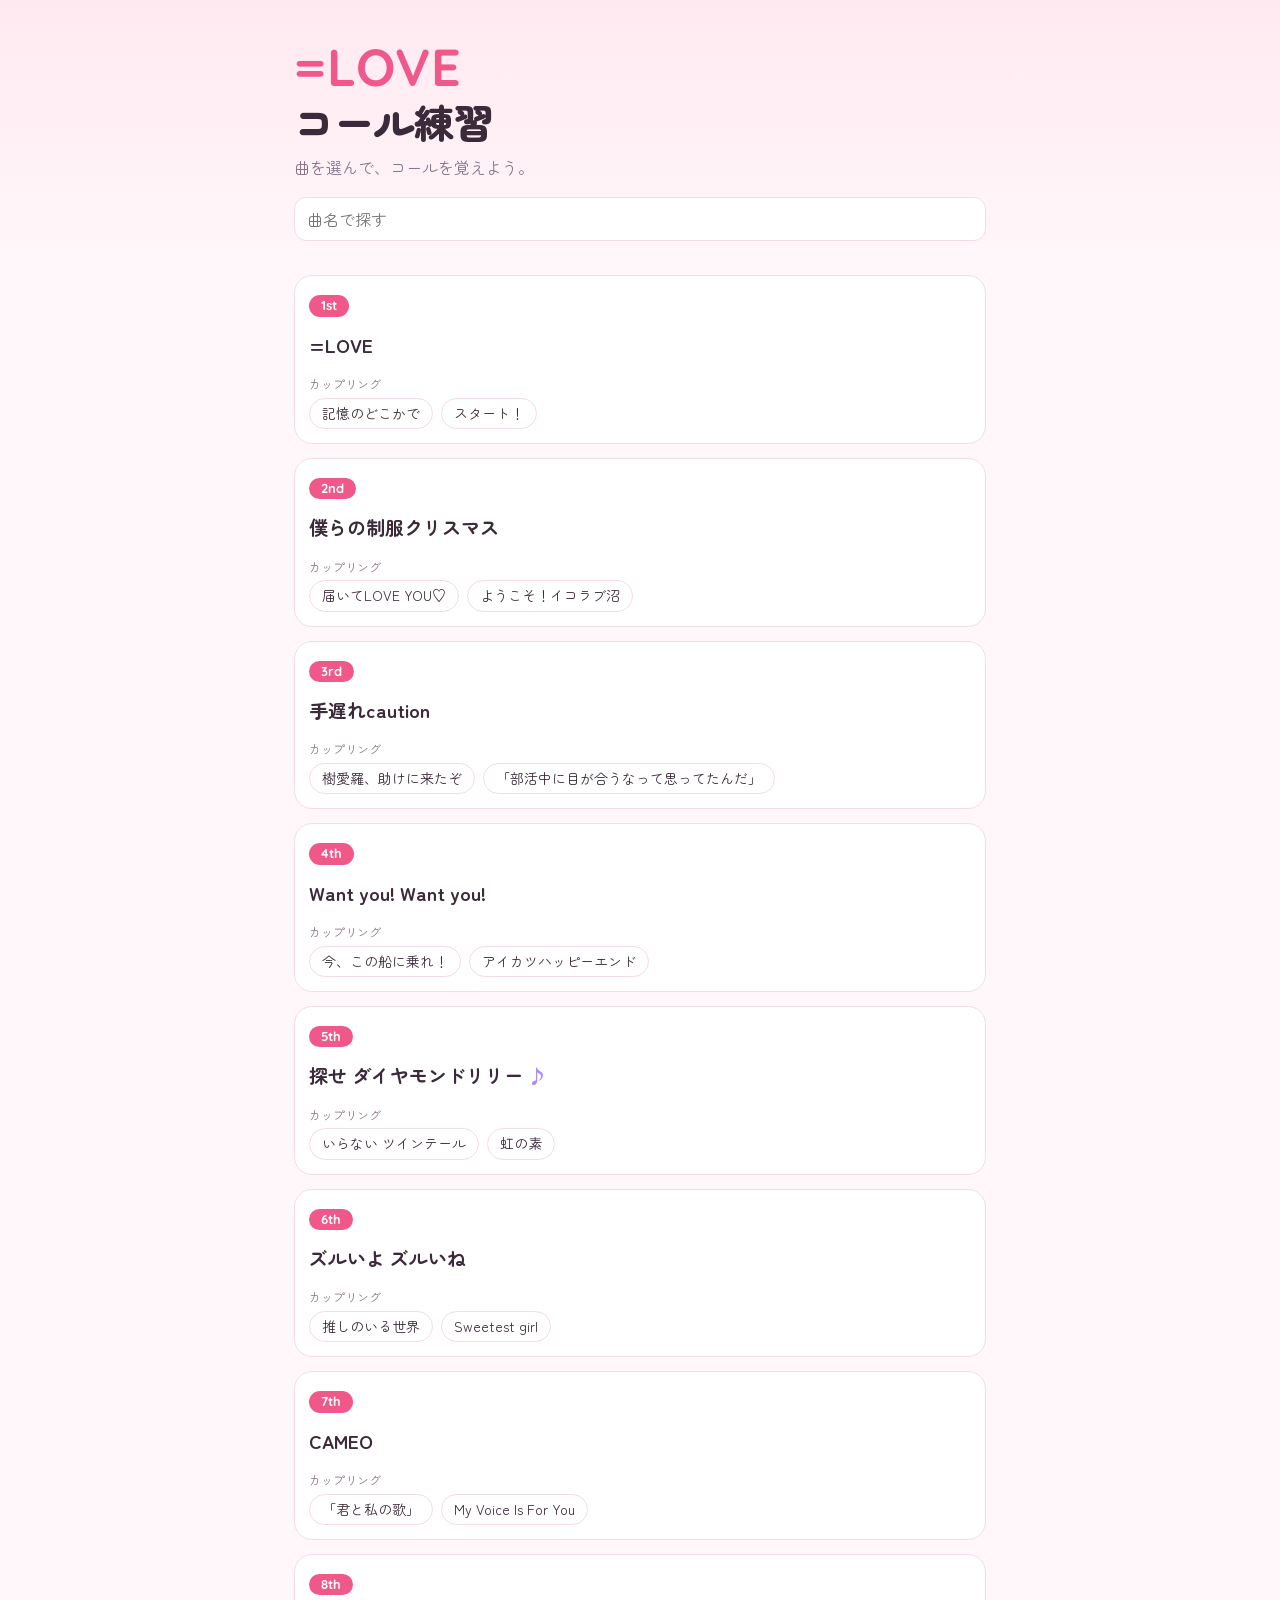
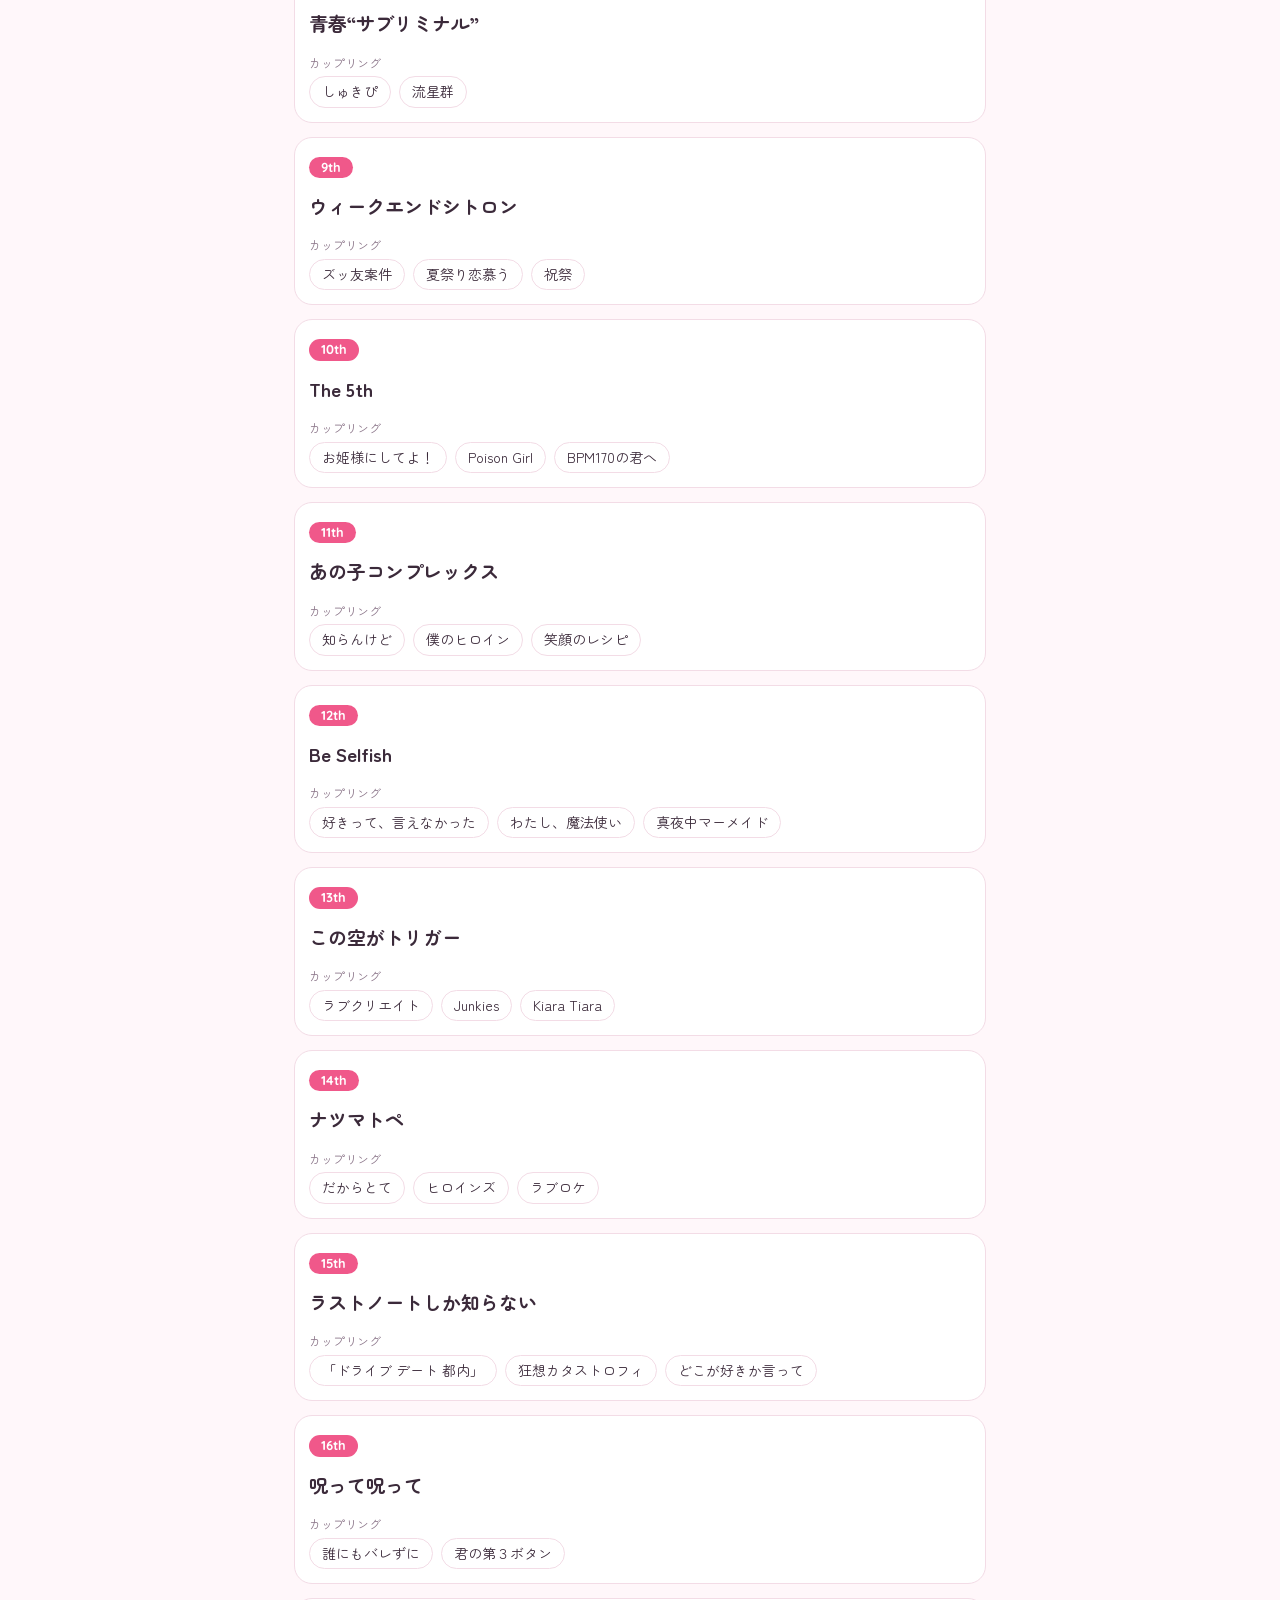
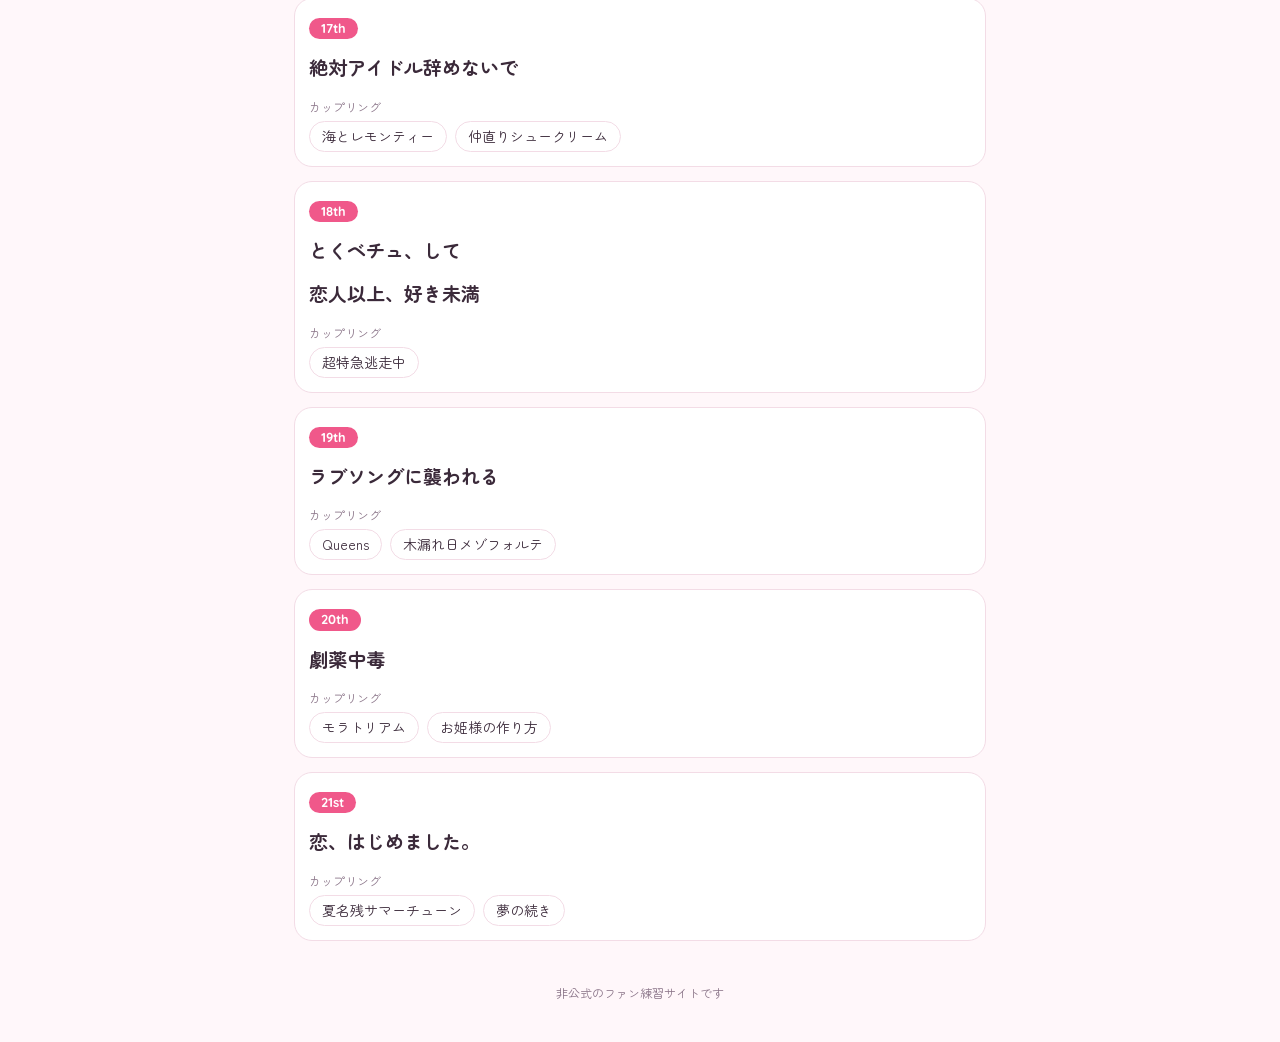
<file: index.html>
<!doctype html>
<html lang="ja">
<head>
<meta charset="utf-8">
<meta name="viewport" content="width=device-width, initial-scale=1">
<title>=LOVE コール練習</title>
<link rel="preconnect" href="https://fonts.googleapis.com">
<link rel="preconnect" href="https://fonts.gstatic.com" crossorigin>
<link href="https://fonts.googleapis.com/css2?family=Quicksand:wght@700&family=Zen+Maru+Gothic:wght@500;700;900&display=swap" rel="stylesheet">
<link rel="stylesheet" href="style.css">
</head>
<body>
<header class="hero"><div class="wrap">
  <h1><span class="eq">=LOVE</span><br>コール練習</h1>
  <p>曲を選んで、コールを覚えよう。</p>
  <input id="q" type="search" placeholder="曲名で探す" aria-label="曲名で探す">
</div></header>
<main class="wrap" id="list"></main>
<footer>非公式のファン練習サイトです</footer>
<script src="songs.js"></script>
<script>
var list = document.getElementById("list"), links = [], cards = [];
function link(cls, s){
  var a = document.createElement("a");
  a.className = cls + (SONG_DATA[s.id] ? " ready" : "");
  a.href = "song.html?id=" + s.id; a.textContent = s.title;
  a.dataset.t = s.title.toLowerCase(); links.push(a); return a;
}
SINGLES.forEach(function(sg){
  var card = document.createElement("section"); card.className = "single";
  var no = document.createElement("span"); no.className = "no"; no.textContent = sg.no + "th";
  if(sg.no===1) no.textContent="1st"; if(sg.no===2) no.textContent="2nd"; if(sg.no===3) no.textContent="3rd"; if(sg.no===21) no.textContent="21st";
  card.appendChild(no);
  ALL.filter(function(s){return s.no===sg.no && s.kind==="main"}).forEach(function(s){ card.appendChild(link("main", s)); });
  var lab = document.createElement("div"); lab.className = "lab"; lab.textContent = "カップリング"; card.appendChild(lab);
  var chips = document.createElement("div"); chips.className = "chips";
  ALL.filter(function(s){return s.no===sg.no && s.kind==="sub"}).forEach(function(s){ chips.appendChild(link("chip", s)); });
  card.appendChild(chips); list.appendChild(card); cards.push(card);
});
document.getElementById("q").oninput = function(e){
  var q = e.target.value.trim().toLowerCase();
  links.forEach(function(a){ a.hidden = q && a.dataset.t.indexOf(q) < 0; });
  cards.forEach(function(c){
    c.hidden = !Array.prototype.some.call(c.querySelectorAll("a"), function(a){return !a.hidden});
    c.querySelector(".lab").hidden = !c.querySelectorAll(".chip:not([hidden])").length;
  });
};
</script>
</body>
</html>
</file>
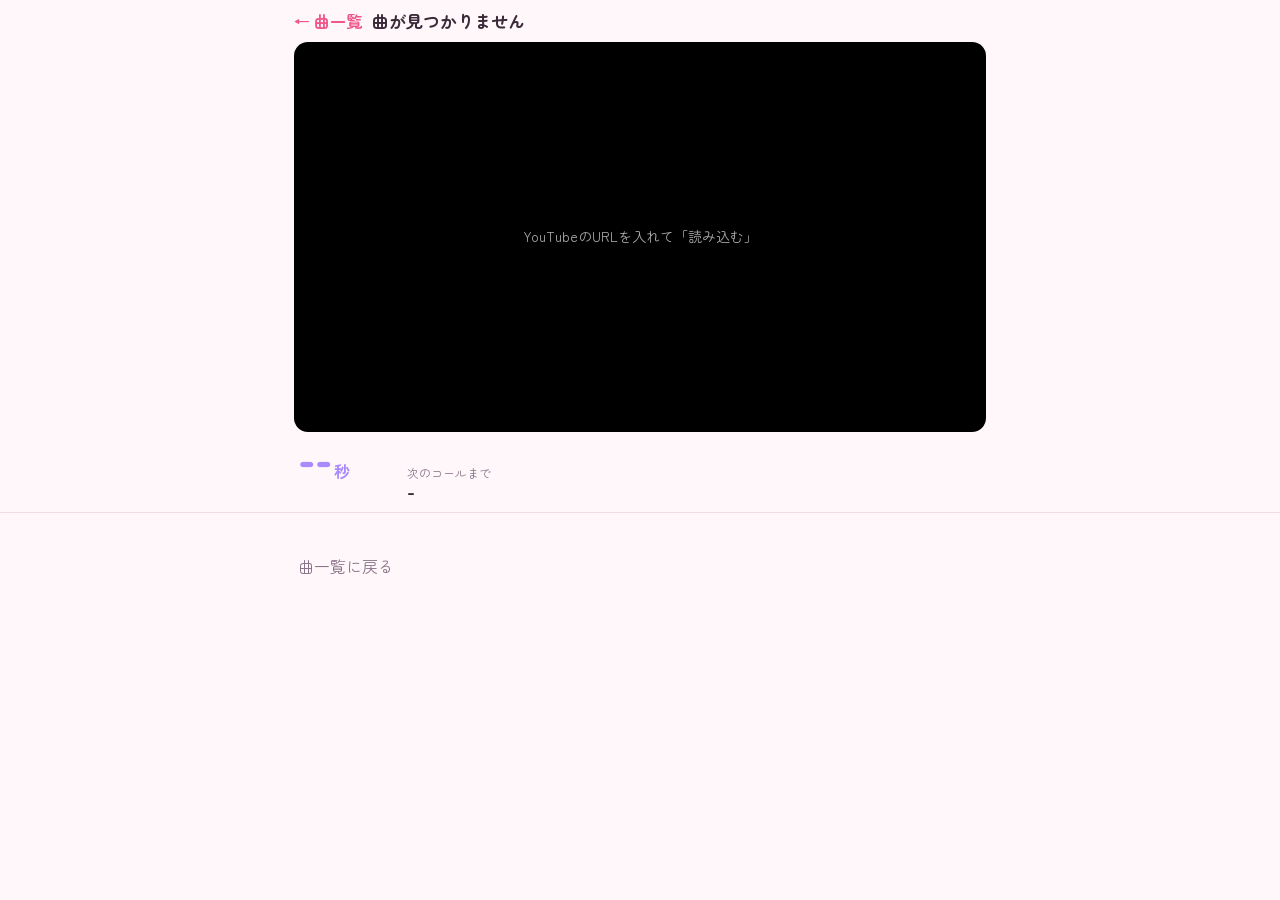
<file: song.html>
<!doctype html>
<html lang="ja">
<head>
<meta charset="utf-8">
<meta name="viewport" content="width=device-width, initial-scale=1">
<title>コール練習</title>
<link rel="preconnect" href="https://fonts.googleapis.com">
<link rel="preconnect" href="https://fonts.gstatic.com" crossorigin>
<link href="https://fonts.googleapis.com/css2?family=Quicksand:wght@700&family=Zen+Maru+Gothic:wght@500;700;900&display=swap" rel="stylesheet">
<link rel="stylesheet" href="style.css">
</head>
<body>
<div class="top"><div class="wrap">
  <div class="head"><a href="index.html">← 曲一覧</a><h1 id="title"></h1></div>
  <div class="video"><div id="player">YouTubeのURLを入れて「読み込む」</div></div>
  <div class="count" id="count">
    <div class="num" id="num">--<small>秒</small></div>
    <div><div class="l">次のコールまで</div><div class="nx" id="nx">-</div></div>
  </div>
</div></div>

<main class="wrap">
  <div class="bar">
    <input type="text" id="url" placeholder="YouTubeのURL" aria-label="YouTubeのURL">
    <button id="load">読み込む</button>
  </div>
  <div class="bar seek">
    <input type="text" id="sec" placeholder="1:23 or 83" aria-label="ジャンプ先の秒数" inputmode="decimal">
    <button id="go">ジャンプ</button>
    <button data-d="-5">-5秒</button>
    <button data-d="5">+5秒</button>
    <select id="rate" aria-label="再生速度"><option value="0.5">0.5x</option><option value="0.75">0.75x</option><option value="1" selected>1x</option><option value="1.25">1.25x</option></select>
  </div>
  <ul id="lines"></ul>
  <details>
    <summary>歌詞・コールを編集する</summary>
    <p>1行に「秒数|歌詞|コール」。コールがない行は最後を空に。「#」で始まる行はメモ。この端末のブラウザに保存されます（全員に公開するなら songs.js に書いてね）。</p>
    <textarea id="data" spellcheck="false" aria-label="歌詞データ"></textarea>
    <div class="bar"><button id="apply">反映する</button></div>
  </details>
  <nav class="pn" id="pn"></nav>
</main>

<script src="songs.js"></script>
<script>
var $ = function(s){return document.querySelector(s)};
var id = new URLSearchParams(location.search).get("id"), idx = findIndex(id), song = ALL[idx];
var player = null, data = [], items = [], lastCur = -2, pendingId = null;
function store(k, v){ try{ if(v===undefined) return localStorage.getItem(k); localStorage.setItem(k, v); }catch(e){ return null; } }
function parseTime(s){ s = String(s).trim(); if(s.indexOf(":")>-1) return s.split(":").map(Number).reduce(function(a,b){return a*60+b},0); return parseFloat(s); }
function fmt(t){ var m = Math.floor(t/60), s = Math.floor(t%60); return m + ":" + (s<10?"0":"") + s; }
function parseData(txt){
  return txt.split("\n").map(function(l){return l.trim()}).filter(function(l){return l && l[0] !== "#"})
    .map(function(l){ var p = l.split("|"); return {t:parseTime(p[0]), lyric:(p[1]||"").trim(), call:(p[2]||"").trim()}; })
    .filter(function(x){return !isNaN(x.t)}).sort(function(a,b){return a.t-b.t});
}
function render(){
  var ul = $("#lines"); ul.innerHTML = ""; items = []; lastCur = -2;
  if(!data.length){ ul.innerHTML = '<li class="empty">この曲の歌詞・コールはまだ入っていません。下の「編集する」から追加できます。</li>'; return; }
  data.forEach(function(d){
    var li = document.createElement("li"), b = document.createElement("button");
    b.innerHTML = '<span class="t"></span><span><span class="ly"></span><span class="c"></span></span>';
    b.querySelector(".t").textContent = fmt(d.t); b.querySelector(".ly").textContent = d.lyric; b.querySelector(".c").textContent = d.call;
    b.onclick = function(){ seek(d.t); }; li.appendChild(b); ul.appendChild(li); items.push(li);
  });
}
function videoId(s){ var m = s.match(/(?:v=|youtu\.be\/|embed\/|shorts\/|live\/)([\w-]{11})/); if(m) return m[1]; return /^[\w-]{11}$/.test(s.trim()) ? s.trim() : null; }
function loadVideo(v){
  if(!v){ alert("YouTubeのURLを確認してください"); return; }
  store("call-video-"+id, v);
  if(player && player.loadVideoById){ player.loadVideoById(v); return; }
  pendingId = v; if(window.YT && YT.Player) makePlayer();
}
function makePlayer(){ $(".video").innerHTML = '<div id="player"></div>'; player = new YT.Player("player", {videoId: pendingId, playerVars:{playsinline:1, rel:0}}); }
window.onYouTubeIframeAPIReady = function(){ if(pendingId) makePlayer(); };
function ok(){ return player && player.getCurrentTime; }
function seek(t){ if(ok()){ player.seekTo(Math.max(0,t), true); player.playVideo(); } }
function tick(){
  if(!ok()) return;
  var cur = player.getCurrentTime(), rate = player.getPlaybackRate ? player.getPlaybackRate() : 1, ci = -1, nx = null, i;
  for(i=0;i<data.length;i++){ if(data[i].t <= cur) ci = i; }
  for(i=0;i<data.length;i++){ if(data[i].call && data[i].t > cur){ nx = data[i]; break; } }
  if(ci !== lastCur){
    items.forEach(function(li,j){ li.classList.toggle("cur", j===ci); });
    if(items[ci]) items[ci].scrollIntoView({block:"center", behavior: matchMedia("(prefers-reduced-motion:reduce)").matches ? "auto" : "smooth"});
    lastCur = ci;
  }
  if(nx){ var left = (nx.t - cur)/rate; $("#num").innerHTML = left.toFixed(1) + "<small>秒</small>"; $("#nx").textContent = nx.call; $("#count").classList.toggle("soon", left <= 3); }
  else { $("#num").innerHTML = "--<small>秒</small>"; $("#nx").textContent = "（この先のコールなし）"; $("#count").classList.remove("soon"); }
}
setInterval(tick, 100);

if(!song){
  $("#title").textContent = "曲が見つかりません";
  document.querySelector("main").innerHTML = '<p class="empty"><a href="index.html">曲一覧に戻る</a></p>';
} else {
  var sd = SONG_DATA[id] || {};
  $("#title").textContent = song.title; document.title = song.title + " | コール練習";
  var txt = store("call-data-"+id) || sd.lines || "";
  $("#data").value = txt; data = parseData(txt); render();
  var v = sd.video || store("call-video-"+id);
  if(v){ $("#url").value = v; loadVideo(videoId(v)); }
  var s = document.createElement("script"); s.src = "https://www.youtube.com/iframe_api"; document.head.appendChild(s);
  var pn = $("#pn");
  [[idx-1,"← "],[idx+1," →"]].forEach(function(p,k){
    var t = ALL[p[0]], a = document.createElement(t ? "a" : "span");
    if(t){ a.href = "song.html?id="+t.id; a.textContent = k ? t.title + p[1] : p[1] + t.title; }
    pn.appendChild(a);
  });
}
$("#load").onclick = function(){ loadVideo(videoId($("#url").value)); };
$("#url").onkeydown = function(e){ if(e.key==="Enter") $("#load").click(); };
$("#go").onclick = function(){ var t = parseTime($("#sec").value); if(!isNaN(t)) seek(t); };
$("#sec").onkeydown = function(e){ if(e.key==="Enter") $("#go").click(); };
document.querySelectorAll("[data-d]").forEach(function(b){ b.onclick = function(){ if(ok()) seek(player.getCurrentTime() + Number(b.dataset.d)); }; });
$("#rate").onchange = function(){ if(ok()) player.setPlaybackRate(Number($("#rate").value)); };
$("#apply").onclick = function(){ store("call-data-"+id, $("#data").value); data = parseData($("#data").value); render(); };
</script>
</body>
</html>
</file>
<file: style.css>
:root{--bg:#fff7fa;--card:#fff;--ink:#3b2a3a;--sub:#8a7488;--line:#f3dce6;--acc:#f0588a;--acc2:#a98bff;--soft:#ffe9f1;--call:#e0336f;color-scheme:light}
@media (prefers-color-scheme:dark){:root{--bg:#1b1319;--card:#261a23;--ink:#fbeef4;--sub:#c4a9ba;--line:#3d2a38;--acc:#ff7aa8;--acc2:#b9a2ff;--soft:#34202c;--call:#ff7aa8;color-scheme:dark}}
*{box-sizing:border-box}
[hidden]{display:none!important}
body{margin:0;background:var(--bg);color:var(--ink);font:16px/1.65 "Zen Maru Gothic","Hiragino Maru Gothic ProN","Hiragino Sans","Noto Sans JP",system-ui,sans-serif}
.wrap{max-width:720px;margin:0 auto;padding:0 14px}
a{color:inherit;text-decoration:none}
:focus-visible{outline:2px solid var(--acc);outline-offset:2px}
input,button,select,textarea{font:inherit;color:inherit;background:var(--card);border:1.5px solid var(--line);border-radius:12px;padding:8px 12px}
button{cursor:pointer;background:var(--soft)}
button:hover{border-color:var(--acc)}
.eq{font-family:"Quicksand","Zen Maru Gothic",sans-serif;font-weight:700;color:var(--acc);letter-spacing:.02em}

/* home */
.hero{padding:36px 0 20px;background:linear-gradient(180deg,var(--soft),var(--bg))}
.hero h1{margin:0;font-size:40px;line-height:1.2;font-weight:900}
.hero h1 .eq{font-size:52px}
.hero p{margin:8px 0 16px;color:var(--sub)}
.hero input{width:100%;font-size:16px}
.single{background:var(--card);border:1.5px solid var(--line);border-radius:18px;padding:14px;margin:14px 0}
.no{display:inline-block;font-family:"Quicksand",sans-serif;font-weight:700;font-size:13px;color:#fff;background:var(--acc);border-radius:99px;padding:0 12px;margin-bottom:6px}
.main{display:block;font-size:19px;font-weight:700;padding:6px 0}
.lab{font-size:12px;color:var(--sub);margin:8px 0 4px}
.chips{display:flex;flex-wrap:wrap;gap:8px}
.chip{border:1.5px solid var(--line);border-radius:99px;padding:3px 12px;font-size:14px}
.main:hover,.chip:hover{color:var(--acc)}
.chip:hover{border-color:var(--acc)}
.ready::after{content:" ♪";color:var(--acc2)}
footer{padding:28px 0 40px;color:var(--sub);font-size:12px;text-align:center}

/* song */
.top{position:sticky;top:0;z-index:5;background:var(--bg);border-bottom:1.5px solid var(--line)}
.head{display:flex;align-items:center;gap:10px;padding:8px 0}
.head a{color:var(--acc);font-weight:700;white-space:nowrap}
.head h1{margin:0;font-size:17px;line-height:1.3;font-weight:700}
.video{aspect-ratio:16/9;background:#000;border-radius:14px;overflow:hidden;display:grid;place-items:center;color:#aaa;font-size:14px;text-align:center;padding:8px}
.video iframe{width:100%;height:100%}
.count{display:flex;align-items:baseline;gap:12px;padding:8px 4px}
.num{font-family:"Quicksand",sans-serif;font-size:44px;font-weight:700;line-height:1;min-width:3.6ch;color:var(--acc2);font-variant-numeric:tabular-nums}
.num small{font-family:"Zen Maru Gothic",sans-serif;font-size:16px;margin-left:2px}
.count .l{font-size:12px;color:var(--sub);line-height:1.3}
.nx{font-size:18px;font-weight:700;line-height:1.3}
.count.soon .num,.count.soon .nx{color:var(--call)}
.bar{display:flex;flex-wrap:wrap;gap:8px;padding:8px 0}
.bar input[type=text]{flex:1 1 200px;min-width:0}
.seek input{width:6.5em}
#lines{list-style:none;margin:0;padding:0 0 30vh}
#lines button{display:grid;grid-template-columns:3.6em 1fr;gap:8px;width:100%;text-align:left;border:0;border-bottom:1px solid var(--line);border-radius:0;background:transparent;padding:10px 4px}
#lines .t{color:var(--sub);font-size:13px;font-variant-numeric:tabular-nums;padding-top:3px}
#lines .c{display:block;color:var(--call);font-weight:700;font-size:18px}
#lines li.cur button{background:var(--soft)}
#lines li.cur .ly{font-weight:700}
.empty{padding:24px 4px;color:var(--sub)}
details{margin:0 0 20px;color:var(--sub);font-size:14px}
textarea{width:100%;height:200px;font:14px/1.5 ui-monospace,Menlo,monospace;border-radius:12px}
.pn{display:flex;justify-content:space-between;gap:10px;padding:8px 0 40px}
.pn a{border:1.5px solid var(--line);border-radius:14px;padding:8px 12px;font-size:14px;max-width:48%}
</file>
